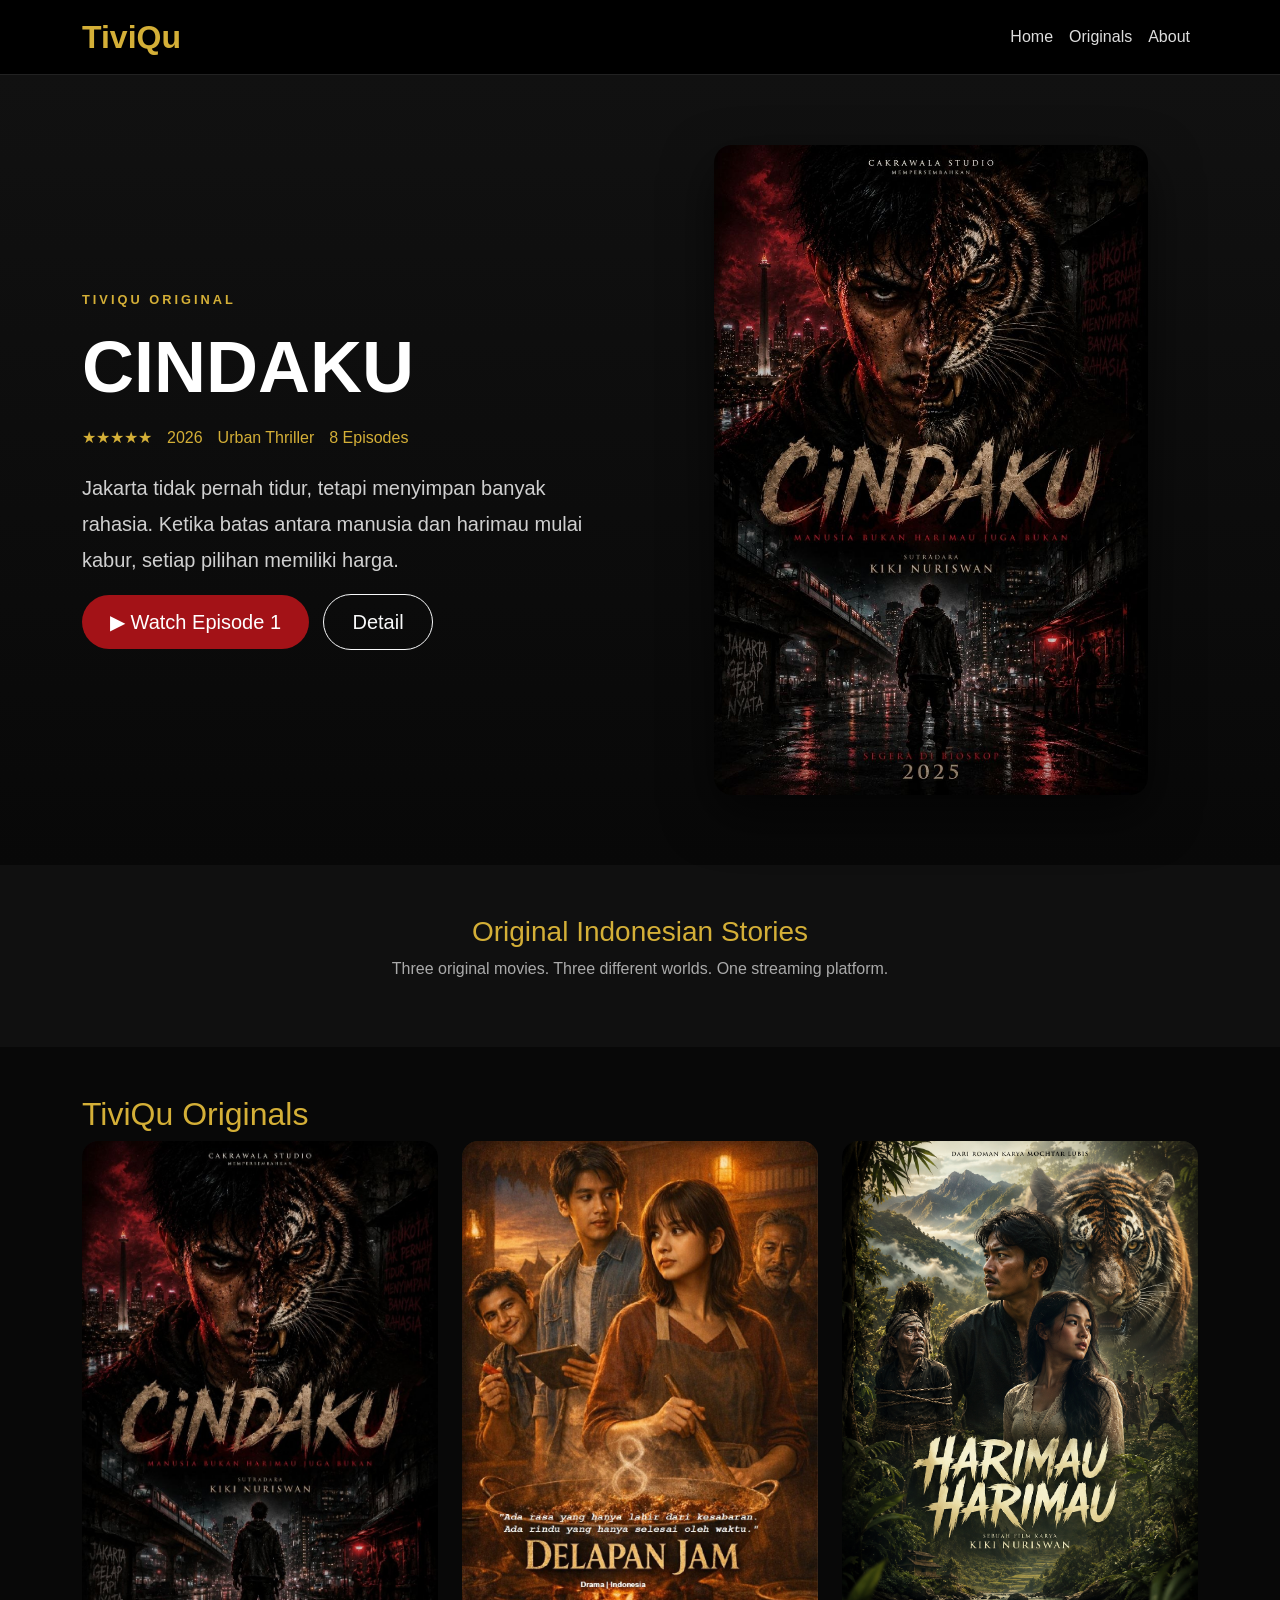
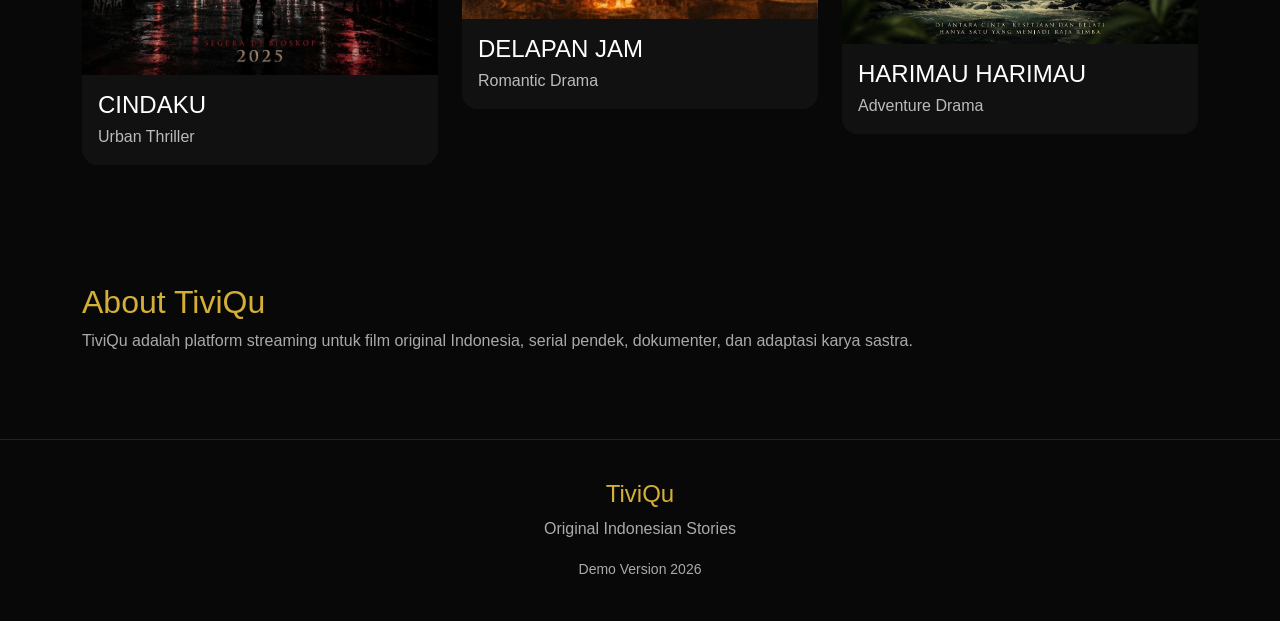
<file: index.html>
<!DOCTYPE html>
<html lang="en">
<head>
<meta charset="UTF-8">
<meta name="viewport" content="width=device-width, initial-scale=1.0">
<title>TiviQu | Original Indonesian Stories</title>
<link href="https://cdn.jsdelivr.net/npm/bootstrap@5.3.3/dist/css/bootstrap.min.css" rel="stylesheet">
<link rel="stylesheet" href="css/style.css">
</head>
<body>

<nav class="navbar navbar-expand-lg navbar-dark">
<div class="container">
<a class="navbar-brand logo" href="#">TiviQu</a>

<button class="navbar-toggler" data-bs-toggle="collapse" data-bs-target="#menu">
<span class="navbar-toggler-icon"></span>
</button>

<div class="collapse navbar-collapse" id="menu">
<ul class="navbar-nav ms-auto">
<li class="nav-item"><a class="nav-link active" href="#">Home</a></li>
<li class="nav-item"><a class="nav-link" href="#originals">Originals</a></li>
<li class="nav-item"><a class="nav-link" href="#about">About</a></li>
</ul>
</div>
</div>
</nav>

<section class="hero">
<div class="container">
<div class="row align-items-center g-5">

<div class="col-lg-6">
<div class="hero-text">
<div class="badge-text">TIVIQU ORIGINAL</div>

<h1>CINDAKU</h1>

<div class="meta">
<span>★★★★★</span>
<span>2026</span>
<span>Urban Thriller</span>
<span>8 Episodes</span>
</div>

<p class="lead">
Jakarta tidak pernah tidur, tetapi menyimpan banyak rahasia.
Ketika batas antara manusia dan harimau mulai kabur,
setiap pilihan memiliki harga.
</p>

<a href="movie-cindaku.html" class="btn btn-danger btn-lg">▶ Watch Episode 1</a>
<a href="movie-cindaku.html" class="btn btn-outline-light btn-lg">Detail</a>
</div>
</div>

<div class="col-lg-6 text-center">
<img src="images/posters/cindaku.jpg" class="hero-poster img-fluid" alt="Cindaku">
</div>

</div>
</div>
</section>

<section class="intro">
<div class="container">
<h3>Original Indonesian Stories</h3>
<p>Three original movies. Three different worlds. One streaming platform.</p>
</div>
</section>

<section id="originals" class="container py-5">
<h2 class="section-title">TiviQu Originals</h2>

<div class="row g-4">

<div class="col-lg-4 col-md-6">
<a class="card-link" href="movie-cindaku.html">
<div class="movie-card">
<img src="images/posters/cindaku.jpg" alt="">
<div class="caption">
<h4>CINDAKU</h4>
<p>Urban Thriller</p>
</div>
</div>
</a>
</div>

<div class="col-lg-4 col-md-6">
<a class="card-link" href="movie-8jam.html">
<div class="movie-card">
<img src="images/posters/8jam.jpg" alt="">
<div class="caption">
<h4>DELAPAN JAM</h4>
<p>Romantic Drama</p>
</div>
</div>
</a>
</div>

<div class="col-lg-4 col-md-6">
<a class="card-link" href="movie-harimau.html">
<div class="movie-card">
<img src="images/posters/harimau.jpg" alt="">
<div class="caption">
<h4>HARIMAU HARIMAU</h4>
<p>Adventure Drama</p>
</div>
</div>
</a>
</div>

</div>
</section>

<section id="about" class="about">
<div class="container">
<h2>About TiviQu</h2>
<p>TiviQu adalah platform streaming untuk film original Indonesia, serial pendek, dokumenter, dan adaptasi karya sastra.</p>
</div>
</section>

<footer>
<div class="container">
<h4>TiviQu</h4>
<p>Original Indonesian Stories</p>
<small>Demo Version 2026</small>
</div>
</footer>

<script src="https://cdn.jsdelivr.net/npm/bootstrap@5.3.3/dist/js/bootstrap.bundle.min.js"></script>
</body>
</html>
</file>
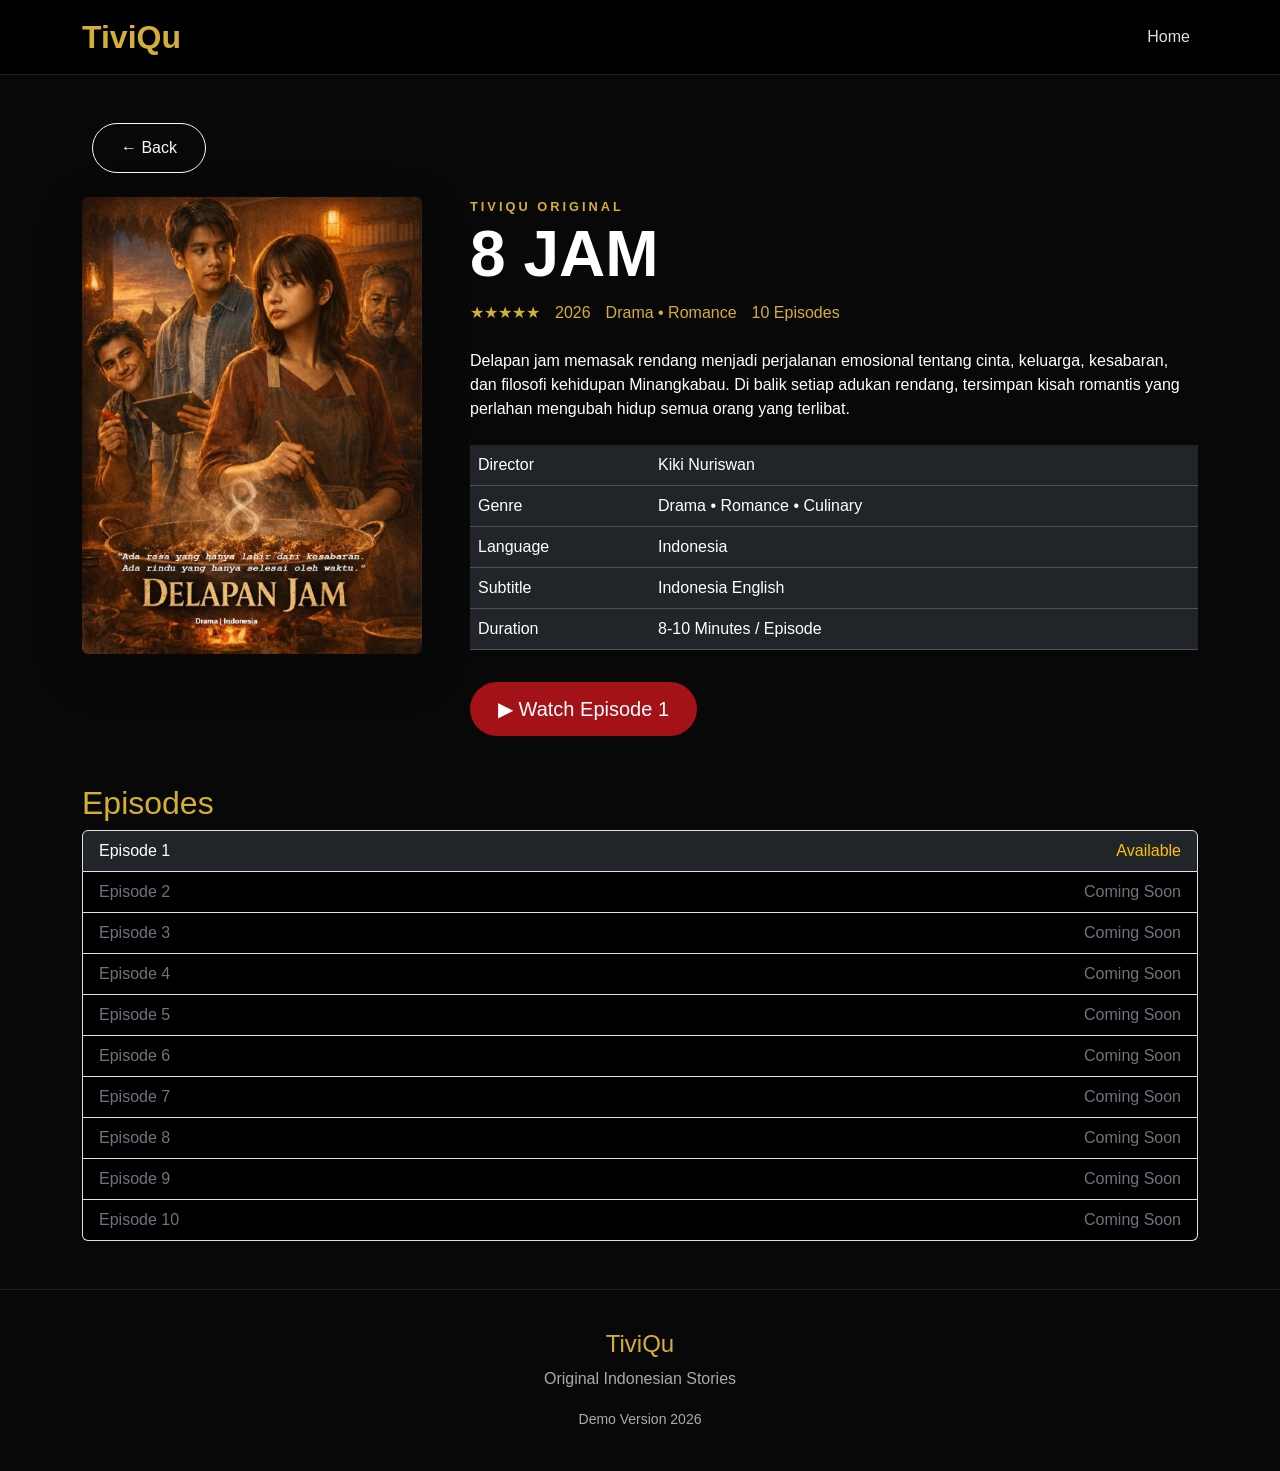
<file: movie-8jam.html>
<!DOCTYPE html>
<html lang="en">

<head>

<meta charset="UTF-8">

<meta name="viewport"
      content="width=device-width, initial-scale=1.0">

<title>8 JAM | TiviQu</title>

<link href="https://cdn.jsdelivr.net/npm/bootstrap@5.3.3/dist/css/bootstrap.min.css"
      rel="stylesheet">

<link rel="stylesheet"
      href="css/style.css">

</head>

<body>

<!-- ======================================== -->
<!-- NAVBAR                                   -->
<!-- ======================================== -->

<nav class="navbar navbar-expand-lg navbar-dark">

<div class="container">

<a class="navbar-brand logo"
href="index.html">

TiviQu

</a>

<button class="navbar-toggler"
data-bs-toggle="collapse"
data-bs-target="#menu">

<span class="navbar-toggler-icon"></span>

</button>

<div class="collapse navbar-collapse"
id="menu">

<ul class="navbar-nav ms-auto">

<li class="nav-item">

<a class="nav-link"
href="index.html">

Home

</a>

</li>

</ul>

</div>

</div>

</nav>

<!-- ======================================== -->
<!-- MOVIE DETAIL                             -->
<!-- ======================================== -->

<section class="container py-5">

<a href="index.html"
class="btn btn-outline-light mb-4">

← Back

</a>

<div class="row g-5 align-items-start">

<!-- POSTER -->

<div class="col-lg-4">

<img src="images/posters/8jam.jpg"

class="img-fluid rounded shadow-lg">

</div>

<!-- DETAIL -->

<div class="col-lg-8">

<div class="badge-text">

TIVIQU ORIGINAL

</div>

<h1 class="display-3 fw-bold">

8 JAM

</h1>

<div class="meta mb-4">

<span>★★★★★</span>

<span>2026</span>

<span>Drama • Romance</span>

<span>10 Episodes</span>

</div>

<p>

Delapan jam memasak rendang menjadi perjalanan
emosional tentang cinta, keluarga, kesabaran,
dan filosofi kehidupan Minangkabau.

Di balik setiap adukan rendang,
tersimpan kisah romantis yang perlahan
mengubah hidup semua orang yang terlibat.

</p>

<table class="table table-dark mt-4">

<tr>

<td width="180">

Director

</td>

<td>

Kiki Nuriswan

</td>

</tr>

<tr>

<td>

Genre

</td>

<td>

Drama • Romance • Culinary

</td>

</tr>

<tr>

<td>

Language

</td>

<td>

Indonesia

</td>

</tr>

<tr>

<td>

Subtitle

</td>

<td>

Indonesia

English

</td>

</tr>

<tr>

<td>

Duration

</td>

<td>

8-10 Minutes / Episode

</td>

</tr>

</table>

<a href="player-8jam.html"

class="btn btn-danger btn-lg mt-3">

▶ Watch Episode 1

</a>

</div>

</div>

</section>

<!-- ======================================== -->
<!-- EPISODES                                 -->
<!-- ======================================== -->

<section class="container pb-5">

<h2 class="section-title">

Episodes

</h2>

<div class="list-group">

<a href="player-8jam.html"

class="list-group-item list-group-item-action bg-dark text-white">

Episode 1

<span class="float-end text-warning">

Available

</span>

</a>

<div class="list-group-item bg-black text-secondary">
Episode 2
<span class="float-end">Coming Soon</span>
</div>

<div class="list-group-item bg-black text-secondary">
Episode 3
<span class="float-end">Coming Soon</span>
</div>

<div class="list-group-item bg-black text-secondary">
Episode 4
<span class="float-end">Coming Soon</span>
</div>

<div class="list-group-item bg-black text-secondary">
Episode 5
<span class="float-end">Coming Soon</span>
</div>

<div class="list-group-item bg-black text-secondary">
Episode 6
<span class="float-end">Coming Soon</span>
</div>

<div class="list-group-item bg-black text-secondary">
Episode 7
<span class="float-end">Coming Soon</span>
</div>

<div class="list-group-item bg-black text-secondary">
Episode 8
<span class="float-end">Coming Soon</span>
</div>

<div class="list-group-item bg-black text-secondary">
Episode 9
<span class="float-end">Coming Soon</span>
</div>

<div class="list-group-item bg-black text-secondary">
Episode 10
<span class="float-end">Coming Soon</span>
</div>

</div>

</section>

<!-- ======================================== -->
<!-- FOOTER                                   -->
<!-- ======================================== -->

<footer>

<div class="container">

<h4>

TiviQu

</h4>

<p>

Original Indonesian Stories

</p>

<small>

Demo Version 2026

</small>

</div>

</footer>

<script src="https://cdn.jsdelivr.net/npm/bootstrap@5.3.3/dist/js/bootstrap.bundle.min.js"></script>

</body>

</html>
</file>
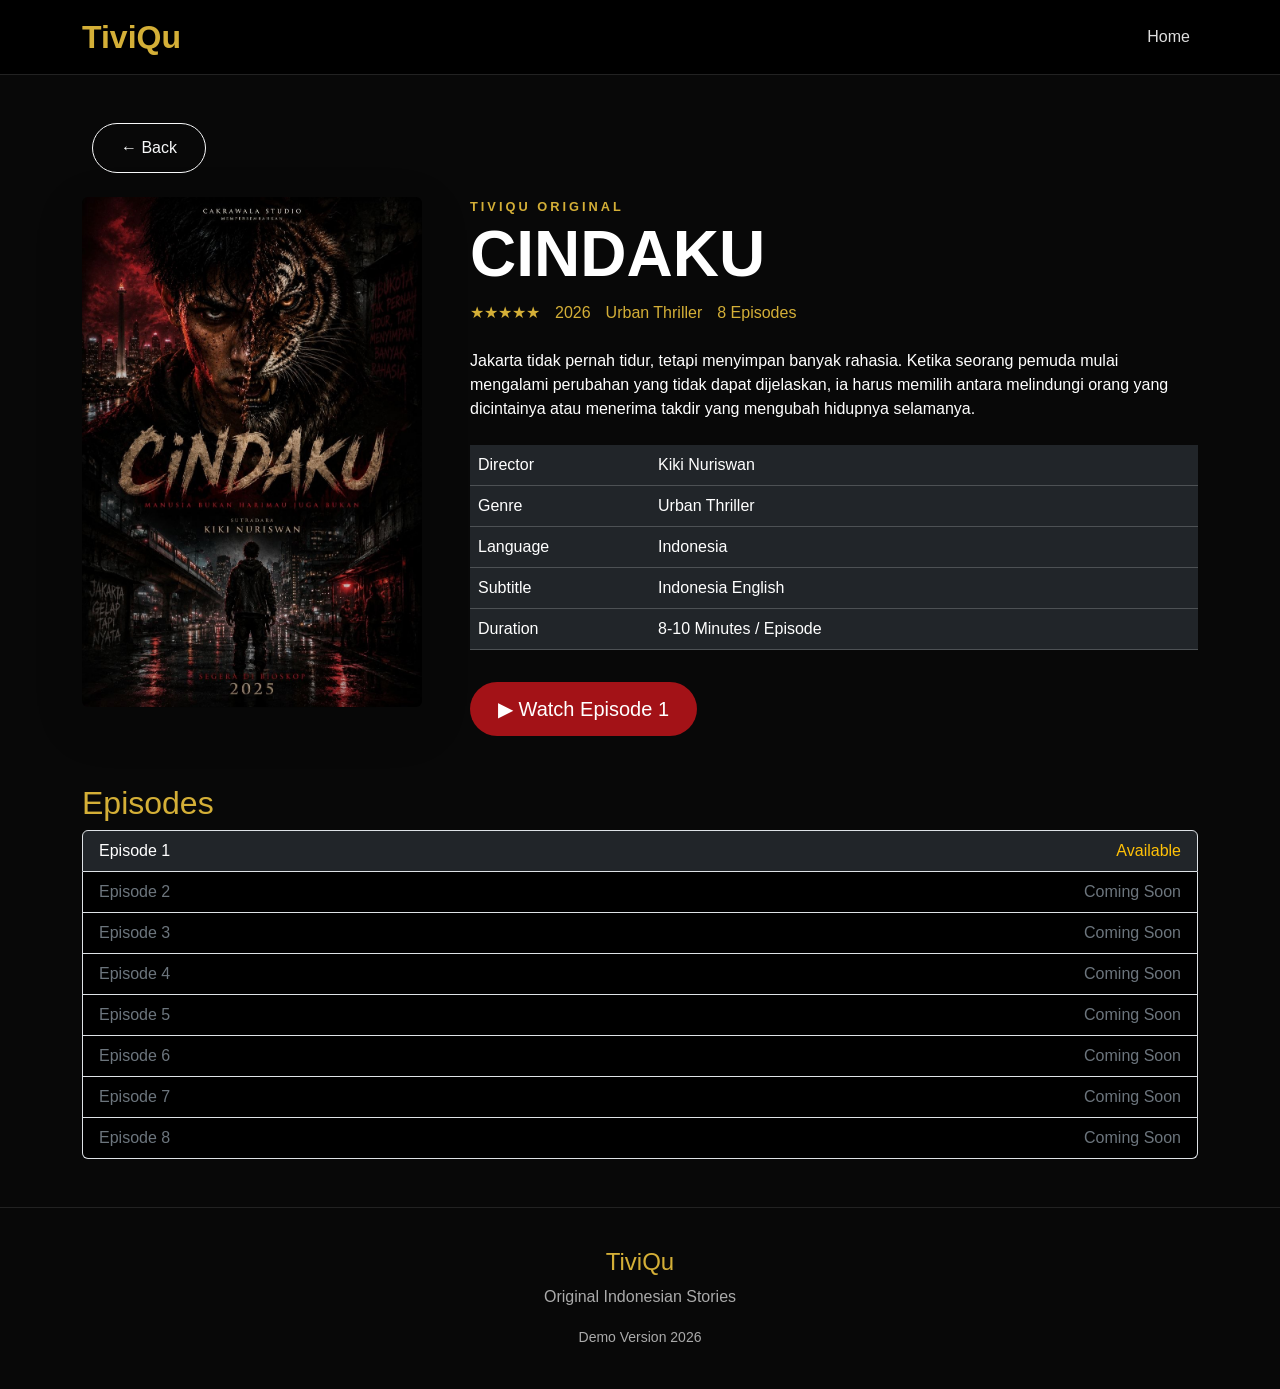
<file: movie-cindaku.html>
<!DOCTYPE html>
<html lang="en">

<head>

<meta charset="UTF-8">

<meta name="viewport"
      content="width=device-width, initial-scale=1.0">

<title>CINDAKU | TiviQu</title>

<link href="https://cdn.jsdelivr.net/npm/bootstrap@5.3.3/dist/css/bootstrap.min.css"
      rel="stylesheet">

<link rel="stylesheet"
      href="css/style.css">

</head>

<body>

<!-- ======================================== -->
<!-- NAVBAR                                   -->
<!-- ======================================== -->

<nav class="navbar navbar-expand-lg navbar-dark">

<div class="container">

<a class="navbar-brand logo"
href="index.html">

TiviQu

</a>

<button class="navbar-toggler"
data-bs-toggle="collapse"
data-bs-target="#menu">

<span class="navbar-toggler-icon"></span>

</button>

<div class="collapse navbar-collapse"
id="menu">

<ul class="navbar-nav ms-auto">

<li class="nav-item">

<a class="nav-link"
href="index.html">

Home

</a>

</li>

</ul>

</div>

</div>

</nav>

<!-- ======================================== -->
<!-- MOVIE DETAIL                             -->
<!-- ======================================== -->

<section class="container py-5">

<a href="index.html"
class="btn btn-outline-light mb-4">

← Back

</a>

<div class="row g-5 align-items-start">

<!-- POSTER -->

<div class="col-lg-4">

<img src="images/posters/cindaku.jpg"

class="img-fluid rounded shadow-lg">

</div>

<!-- DETAIL -->

<div class="col-lg-8">

<div class="badge-text">

TIVIQU ORIGINAL

</div>

<h1 class="display-3 fw-bold">

CINDAKU

</h1>

<div class="meta mb-4">

<span>★★★★★</span>

<span>2026</span>

<span>Urban Thriller</span>

<span>8 Episodes</span>

</div>

<p>

Jakarta tidak pernah tidur,
tetapi menyimpan banyak rahasia.

Ketika seorang pemuda mulai mengalami
perubahan yang tidak dapat dijelaskan,
ia harus memilih antara melindungi orang
yang dicintainya atau menerima takdir
yang mengubah hidupnya selamanya.

</p>

<table class="table table-dark mt-4">

<tr>

<td width="180">

Director

</td>

<td>

Kiki Nuriswan

</td>

</tr>

<tr>

<td>

Genre

</td>

<td>

Urban Thriller

</td>

</tr>

<tr>

<td>

Language

</td>

<td>

Indonesia

</td>

</tr>

<tr>

<td>

Subtitle

</td>

<td>

Indonesia

English

</td>

</tr>

<tr>

<td>

Duration

</td>

<td>

8-10 Minutes / Episode

</td>

</tr>

</table>

<a href="player.html"

class="btn btn-danger btn-lg mt-3">

▶ Watch Episode 1

</a>

</div>

</div>

</section>

<!-- ======================================== -->
<!-- EPISODES                                 -->
<!-- ======================================== -->

<section class="container pb-5">

<h2 class="section-title">

Episodes

</h2>

<div class="list-group">

<a href="player.html"

class="list-group-item list-group-item-action bg-dark text-white">

Episode 1

<span class="float-end text-warning">

Available

</span>

</a>

<div class="list-group-item bg-black text-secondary">

Episode 2

<span class="float-end">

Coming Soon

</span>

</div>

<div class="list-group-item bg-black text-secondary">

Episode 3

<span class="float-end">

Coming Soon

</span>

</div>

<div class="list-group-item bg-black text-secondary">

Episode 4

<span class="float-end">

Coming Soon

</span>

</div>

<div class="list-group-item bg-black text-secondary">

Episode 5

<span class="float-end">

Coming Soon

</span>

</div>

<div class="list-group-item bg-black text-secondary">

Episode 6

<span class="float-end">

Coming Soon

</span>

</div>

<div class="list-group-item bg-black text-secondary">

Episode 7

<span class="float-end">

Coming Soon

</span>

</div>

<div class="list-group-item bg-black text-secondary">

Episode 8

<span class="float-end">

Coming Soon

</span>

</div>

</div>

</section>

<!-- ======================================== -->
<!-- FOOTER                                   -->
<!-- ======================================== -->

<footer>

<div class="container">

<h4>

TiviQu

</h4>

<p>

Original Indonesian Stories

</p>

<small>

Demo Version 2026

</small>

</div>

</footer>

<script src="https://cdn.jsdelivr.net/npm/bootstrap@5.3.3/dist/js/bootstrap.bundle.min.js"></script>

</body>

</html>
</file>
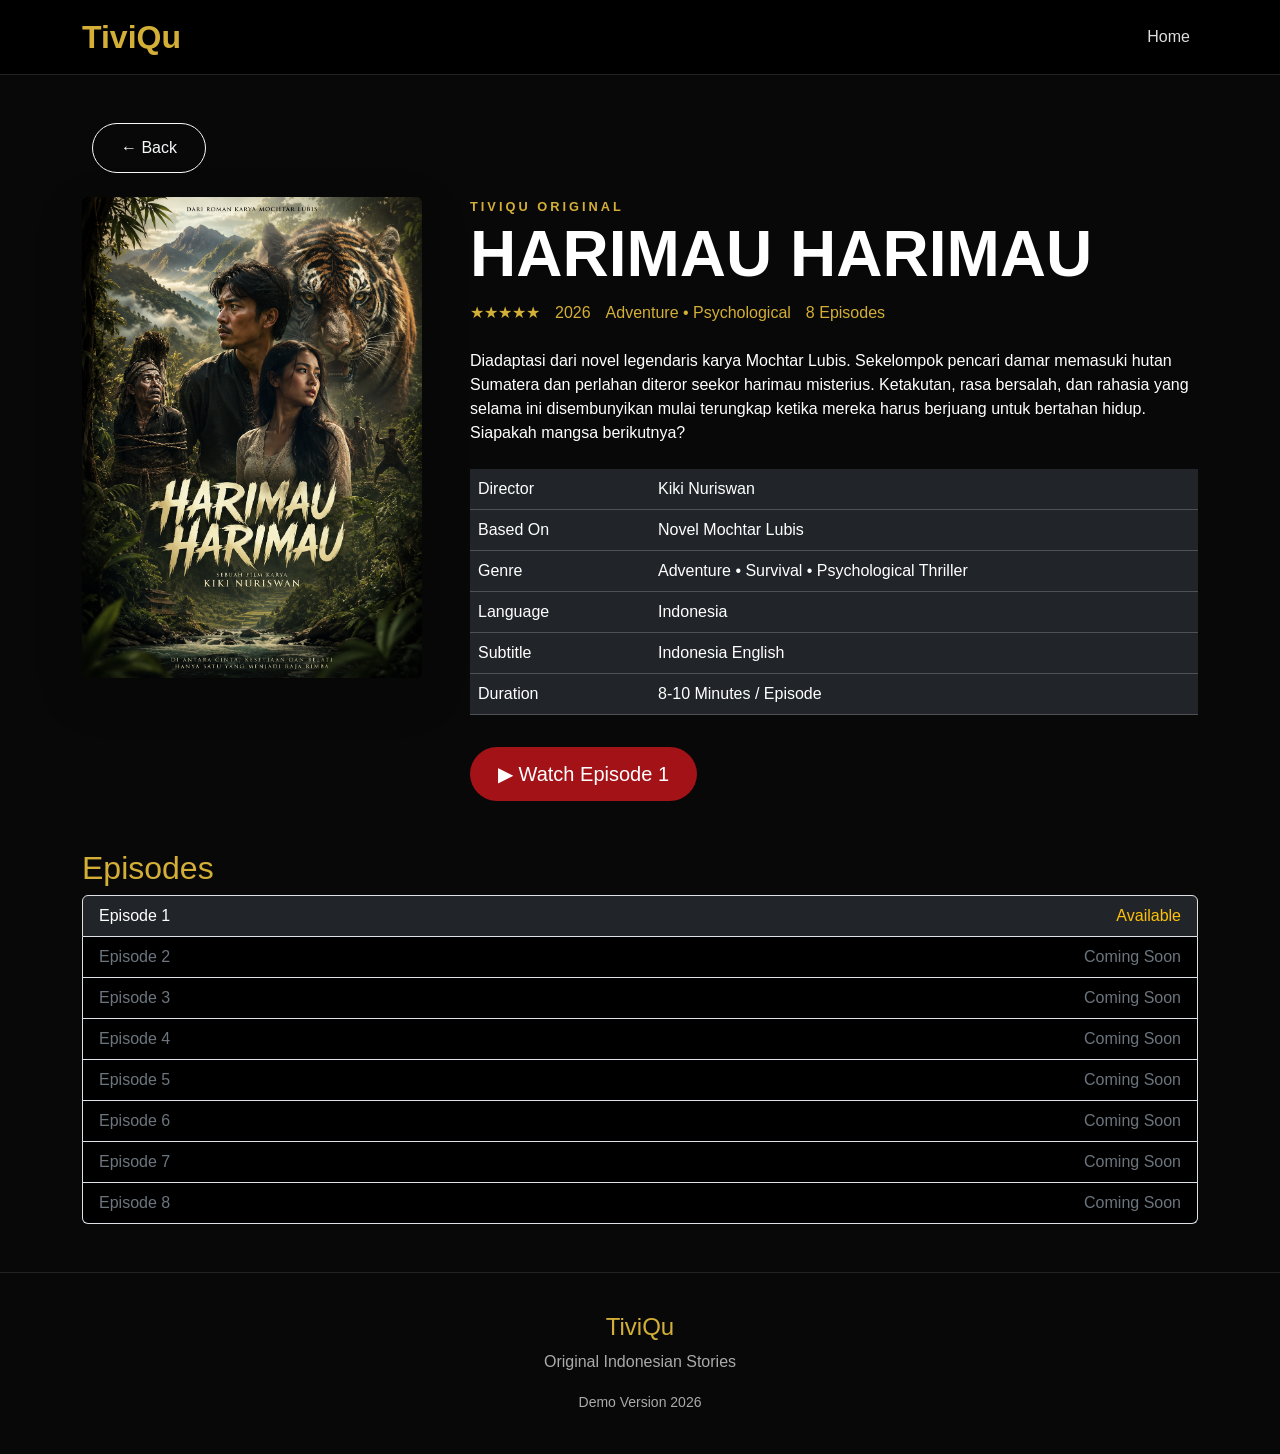
<file: movie-harimau.html>
<!DOCTYPE html>
<html lang="en">

<head>

<meta charset="UTF-8">

<meta name="viewport"
      content="width=device-width, initial-scale=1.0">

<title>HARIMAU HARIMAU | TiviQu</title>

<link href="https://cdn.jsdelivr.net/npm/bootstrap@5.3.3/dist/css/bootstrap.min.css"
      rel="stylesheet">

<link rel="stylesheet"
      href="css/style.css">

</head>

<body>

<!-- ======================================== -->
<!-- NAVBAR                                   -->
<!-- ======================================== -->

<nav class="navbar navbar-expand-lg navbar-dark">

<div class="container">

<a class="navbar-brand logo"
href="index.html">

TiviQu

</a>

<button class="navbar-toggler"
data-bs-toggle="collapse"
data-bs-target="#menu">

<span class="navbar-toggler-icon"></span>

</button>

<div class="collapse navbar-collapse"
id="menu">

<ul class="navbar-nav ms-auto">

<li class="nav-item">

<a class="nav-link"
href="index.html">

Home

</a>

</li>

</ul>

</div>

</div>

</nav>

<!-- ======================================== -->
<!-- MOVIE DETAIL                             -->
<!-- ======================================== -->

<section class="container py-5">

<a href="index.html"
class="btn btn-outline-light mb-4">

← Back

</a>

<div class="row g-5 align-items-start">

<!-- POSTER -->

<div class="col-lg-4">

<img src="images/posters/harimau.jpg"

class="img-fluid rounded shadow-lg">

</div>

<!-- DETAIL -->

<div class="col-lg-8">

<div class="badge-text">

TIVIQU ORIGINAL

</div>

<h1 class="display-3 fw-bold">

HARIMAU HARIMAU

</h1>

<div class="meta mb-4">

<span>★★★★★</span>

<span>2026</span>

<span>Adventure • Psychological</span>

<span>8 Episodes</span>

</div>

<p>

Diadaptasi dari novel legendaris karya Mochtar Lubis.

Sekelompok pencari damar memasuki hutan Sumatera
dan perlahan diteror seekor harimau misterius.

Ketakutan, rasa bersalah, dan rahasia yang selama ini
disembunyikan mulai terungkap ketika mereka harus
berjuang untuk bertahan hidup.

Siapakah mangsa berikutnya?

</p>

<table class="table table-dark mt-4">

<tr>

<td width="180">

Director

</td>

<td>

Kiki Nuriswan

</td>

</tr>

<tr>

<td>

Based On

</td>

<td>

Novel Mochtar Lubis

</td>

</tr>

<tr>

<td>

Genre

</td>

<td>

Adventure • Survival • Psychological Thriller

</td>

</tr>

<tr>

<td>

Language

</td>

<td>

Indonesia

</td>

</tr>

<tr>

<td>

Subtitle

</td>

<td>

Indonesia

English

</td>

</tr>

<tr>

<td>

Duration

</td>

<td>

8-10 Minutes / Episode

</td>

</tr>

</table>

<a href="player-harimau.html"

class="btn btn-danger btn-lg mt-3">

▶ Watch Episode 1

</a>

</div>

</div>

</section>

<!-- ======================================== -->
<!-- EPISODES                                 -->
<!-- ======================================== -->

<section class="container pb-5">

<h2 class="section-title">

Episodes

</h2>

<div class="list-group">

<a href="player-harimau.html"

class="list-group-item list-group-item-action bg-dark text-white">

Episode 1

<span class="float-end text-warning">

Available

</span>

</a>

<div class="list-group-item bg-black text-secondary">

Episode 2

<span class="float-end">

Coming Soon

</span>

</div>

<div class="list-group-item bg-black text-secondary">

Episode 3

<span class="float-end">

Coming Soon

</span>

</div>

<div class="list-group-item bg-black text-secondary">

Episode 4

<span class="float-end">

Coming Soon

</span>

</div>

<div class="list-group-item bg-black text-secondary">

Episode 5

<span class="float-end">

Coming Soon

</span>

</div>

<div class="list-group-item bg-black text-secondary">

Episode 6

<span class="float-end">

Coming Soon

</span>

</div>

<div class="list-group-item bg-black text-secondary">

Episode 7

<span class="float-end">

Coming Soon

</span>

</div>

<div class="list-group-item bg-black text-secondary">

Episode 8

<span class="float-end">

Coming Soon

</span>

</div>

</div>

</section>

<!-- ======================================== -->
<!-- FOOTER                                   -->
<!-- ======================================== -->

<footer>

<div class="container">

<h4>

TiviQu

</h4>

<p>

Original Indonesian Stories

</p>

<small>

Demo Version 2026

</small>

</div>

</footer>

<script src="https://cdn.jsdelivr.net/npm/bootstrap@5.3.3/dist/js/bootstrap.bundle.min.js"></script>

</body>

</html>
</file>
<file: css/style.css>
body{background:#080808;color:#fff;font-family:Segoe UI,Arial,sans-serif}
.navbar{background:#000;border-bottom:1px solid #222}
.logo{font-size:2rem;font-weight:700;color:#d4af37!important}
.nav-link{color:#ddd!important}.nav-link:hover{color:#d4af37!important}
.hero{padding:70px 0;background:linear-gradient(#111,#080808)}
.badge-text{color:#d4af37;letter-spacing:3px;font-size:.8rem;font-weight:bold}
.hero h1{font-size:4.5rem;font-weight:800;margin:15px 0}
.meta{display:flex;gap:15px;color:#d4af37;margin-bottom:20px;flex-wrap:wrap}
.hero .lead{color:#d0d0d0;line-height:1.8}
.hero-poster{max-height:650px;border-radius:18px;box-shadow:0 20px 50px rgba(0,0,0,.6)}
.btn-danger{background:#a31217;border:none;border-radius:30px;padding:12px 28px}
.btn-outline-light{border-radius:30px;padding:12px 28px;margin-left:10px}
.intro{text-align:center;padding:50px 0;background:#101010}
.intro h3,.section-title,.about h2,footer h4{color:#d4af37}
.intro p,.about p,footer p,footer small{color:#aaa}
.movie-card{overflow:hidden;border-radius:16px;background:#111;transition:.3s}
.movie-card img{width:100%;display:block;transition:.3s}
.movie-card:hover{transform:translateY(-8px)}
.movie-card:hover img{transform:scale(1.04)}
.caption{padding:16px;background:#111}
.caption h4{color:#fff;margin:0}
.caption p{color:#bbb;margin:5px 0 0}
.card-link{text-decoration:none}
.about{padding:70px 0}
footer{border-top:1px solid #222;text-align:center;padding:40px 0}
@media(max-width:992px){
.hero h1{font-size:3rem}
.hero-poster{max-height:500px;margin-top:30px}
}
@media(max-width:768px){
.btn{display:block;width:100%;margin:10px 0}
.btn-outline-light{margin-left:0}
.hero{text-align:center}
.meta{justify-content:center}
}
.video-container{

    background:black;

    border-radius:16px;

    overflow:hidden;

    box-shadow:0 20px 40px rgba(0,0,0,.5);

}

video{

    display:block;

    width:100%;

}

.video-js{

    width:100%;

    height:520px;

    border-radius:16px;

    overflow:hidden;

    box-shadow:0 20px 50px rgba(0,0,0,.5);

}

.vjs-control-bar{

    font-size:14px;

}

.vjs-big-play-button{

    font-size:2em !important;

}
</file>
